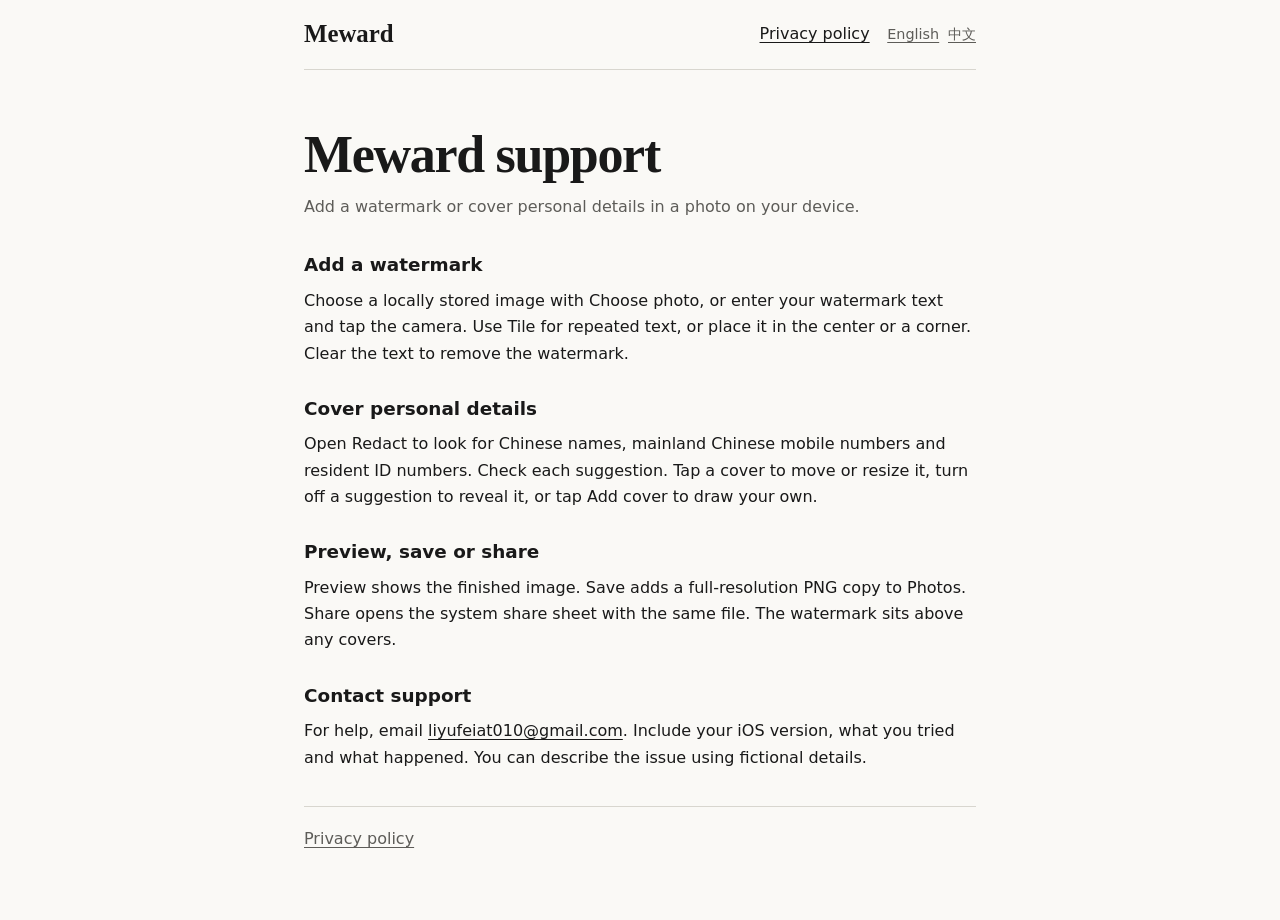
<file: website/index.html>
<!doctype html>
<html lang="en"><head><meta charset="utf-8"><meta name="viewport" content="width=device-width, initial-scale=1">
<title>Meward support · Meward</title><meta name="description" content="Add a watermark or cover personal details in a photo on your device."><link rel="stylesheet" href="./style.css"><script defer src="./language.js"></script></head><body>
<main id="english" data-language="en" data-title="Meward support · Meward" lang="en"><nav aria-label="Navigation"><a class="brand" href="./?lang=en">Meward</a><a href="privacy/?lang=en">Privacy policy</a><span class="languages"><a href="?lang=en#english" lang="en">English</a><a href="?lang=zh#chinese" lang="zh-Hans">中文</a></span></nav>
<header><h1>Meward support</h1><p>Add a watermark or cover personal details in a photo on your device.</p></header>
<section><h2>Add a watermark</h2><p>Choose a locally stored image with Choose photo, or enter your watermark text and tap the camera. Use Tile for repeated text, or place it in the center or a corner. Clear the text to remove the watermark.</p></section>
<section><h2>Cover personal details</h2><p>Open Redact to look for Chinese names, mainland Chinese mobile numbers and resident ID numbers. Check each suggestion. Tap a cover to move or resize it, turn off a suggestion to reveal it, or tap Add cover to draw your own.</p></section>
<section><h2>Preview, save or share</h2><p>Preview shows the finished image. Save adds a full-resolution PNG copy to Photos. Share opens the system share sheet with the same file. The watermark sits above any covers.</p></section>
<section><h2>Contact support</h2><p>For help, email <a href="mailto:liyufeiat010@gmail.com">liyufeiat010@gmail.com</a>. Include your iOS version, what you tried and what happened. You can describe the issue using fictional details.</p></section>
<footer><a href="privacy/?lang=en">Privacy policy</a></footer></main>
<main id="chinese" data-language="zh" data-title="Meward 使用支持 · Meward" lang="zh-Hans"><nav aria-label="导航"><a class="brand" href="./?lang=zh">Meward</a><a href="privacy/?lang=zh">隐私政策</a><span class="languages"><a href="?lang=en#english" lang="en">English</a><a href="?lang=zh#chinese" lang="zh-Hans">中文</a></span></nav>
<header><h1>Meward 使用支持</h1><p>在自己的设备上给照片加水印，或遮挡个人信息。</p></header>
<section><h2>添加水印</h2><p>点击 Choose photo 选择本机已有的照片，或先输入水印文字，再点相机拍照。Tile 会平铺水印，也可以选择居中或四个角的位置。清空文字即可移除水印。</p></section>
<section><h2>遮挡个人信息</h2><p>打开 Redact，可在本机识别疑似中文姓名、中国大陆手机号和居民身份证号。请逐项检查。点选遮挡框可以移动或缩放，关闭单项遮挡可以恢复显示。点 Add cover 可手动补画。</p></section>
<section><h2>预览、保存和分享</h2><p>Preview 显示最终效果。Save 将原图像素尺寸的 PNG 副本添加到相册，Share 使用同一份文件打开系统分享菜单。水印会显示在所有遮挡层上方。</p></section>
<section><h2>联系支持</h2><p>如需帮助，可邮件联系 <a href="mailto:liyufeiat010@gmail.com">liyufeiat010@gmail.com</a>，并说明 iOS 版本、操作步骤和遇到的问题。使用虚构资料描述问题即可。</p></section>
<footer><a href="privacy/?lang=zh">隐私政策</a></footer></main>
</body></html>
</file>
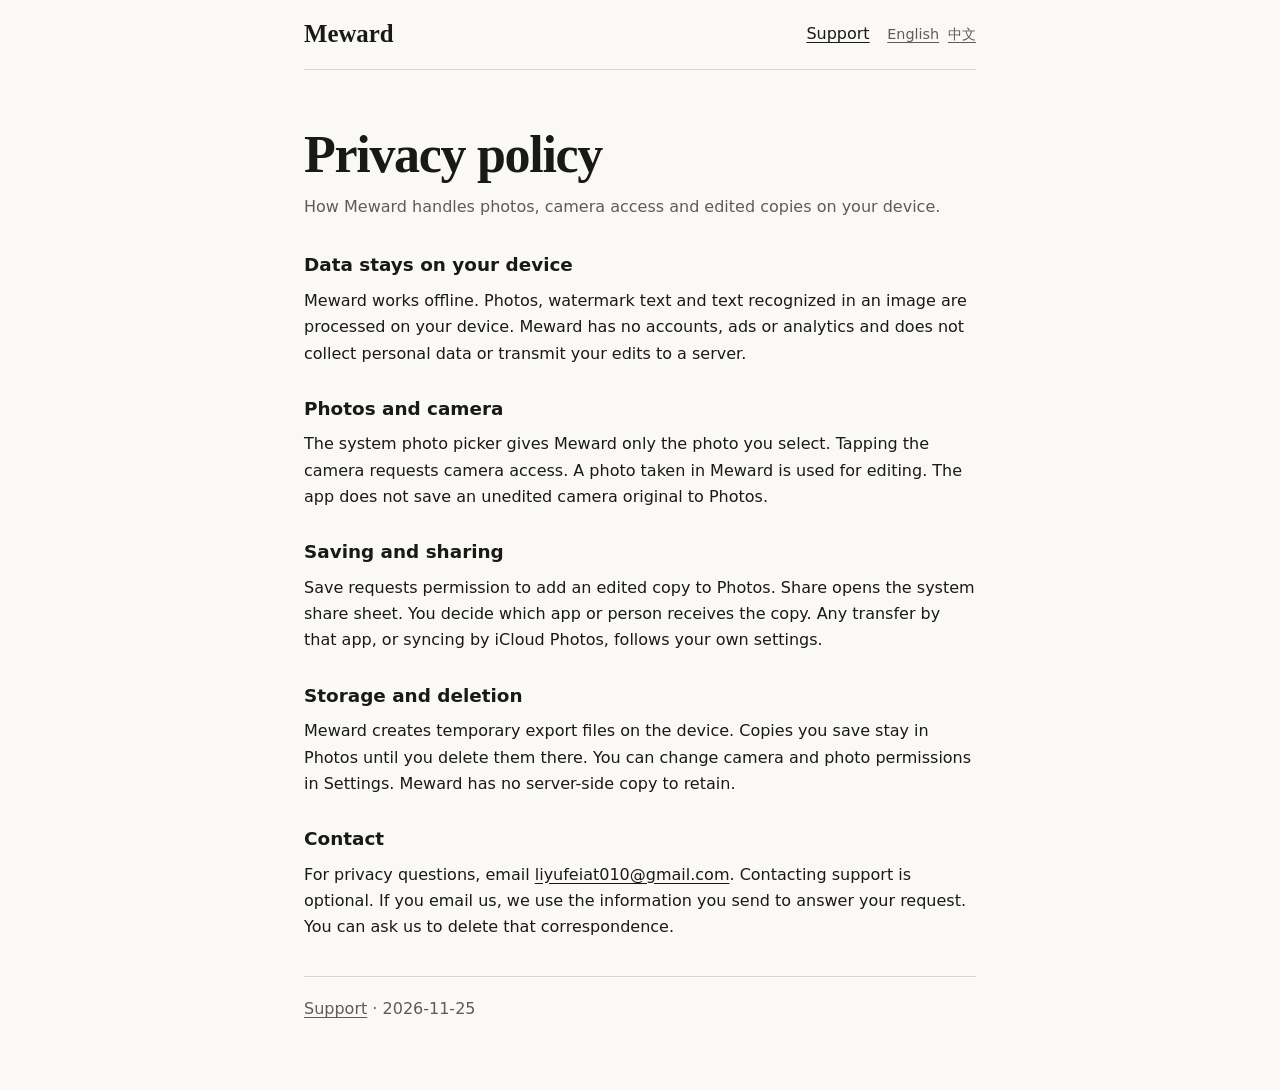
<file: website/privacy/index.html>
<!doctype html>
<html lang="en"><head><meta charset="utf-8"><meta name="viewport" content="width=device-width, initial-scale=1">
<title>Privacy policy · Meward</title><meta name="description" content="How Meward handles photos, camera access and edited copies on your device."><link rel="stylesheet" href="../style.css"><script defer src="../language.js"></script></head><body>
<main id="english" data-language="en" data-title="Privacy policy · Meward" lang="en"><nav aria-label="Navigation"><a class="brand" href="../?lang=en">Meward</a><a href="../?lang=en">Support</a><span class="languages"><a href="?lang=en#english" lang="en">English</a><a href="?lang=zh#chinese" lang="zh-Hans">中文</a></span></nav>
<header><h1>Privacy policy</h1><p>How Meward handles photos, camera access and edited copies on your device.</p></header>
<section><h2>Data stays on your device</h2><p>Meward works offline. Photos, watermark text and text recognized in an image are processed on your device. Meward has no accounts, ads or analytics and does not collect personal data or transmit your edits to a server.</p></section>
<section><h2>Photos and camera</h2><p>The system photo picker gives Meward only the photo you select. Tapping the camera requests camera access. A photo taken in Meward is used for editing. The app does not save an unedited camera original to Photos.</p></section>
<section><h2>Saving and sharing</h2><p>Save requests permission to add an edited copy to Photos. Share opens the system share sheet. You decide which app or person receives the copy. Any transfer by that app, or syncing by iCloud Photos, follows your own settings.</p></section>
<section><h2>Storage and deletion</h2><p>Meward creates temporary export files on the device. Copies you save stay in Photos until you delete them there. You can change camera and photo permissions in Settings. Meward has no server-side copy to retain.</p></section>
<section><h2>Contact</h2><p>For privacy questions, email <a href="mailto:liyufeiat010@gmail.com">liyufeiat010@gmail.com</a>. Contacting support is optional. If you email us, we use the information you send to answer your request. You can ask us to delete that correspondence.</p></section>
<footer><a href="../?lang=en">Support</a> <span>· 2026-11-25</span></footer></main>
<main id="chinese" data-language="zh" data-title="隐私政策 · Meward" lang="zh-Hans"><nav aria-label="导航"><a class="brand" href="../?lang=zh">Meward</a><a href="../?lang=zh">使用支持</a><span class="languages"><a href="?lang=en#english" lang="en">English</a><a href="?lang=zh#chinese" lang="zh-Hans">中文</a></span></nav>
<header><h1>隐私政策</h1><p>了解 Meward 如何在你的设备上处理照片、相机权限和编辑副本。</p></header>
<section><h2>数据在本机处理</h2><p>Meward 可以完全离线使用。照片、水印文字和从图片中识别出的文字都在你的设备上处理。Meward 无需注册，没有广告或行为统计，不收集个人数据，也不会将编辑内容发送到服务器。</p></section>
<section><h2>照片和相机</h2><p>系统选图器只会将你主动选择的照片交给 Meward。点击拍照时，App 才会申请相机权限。拍下的照片用于本次编辑，App 不会把未经处理的原片另存到相册。</p></section>
<section><h2>保存和分享</h2><p>点击保存时，Meward 会申请将编辑好的副本添加到相册。点击分享时会打开系统分享菜单，由你选择接收的 App 或联系人。接收方 App 的传输和 iCloud 照片同步取决于你自己的设置。</p></section>
<section><h2>存储和删除</h2><p>Meward 在设备上创建临时导出文件。你主动保存的副本会保留在相册，可以在相册中删除。你可以在系统设置中更改相机和照片权限。Meward 的服务器不留存照片副本。</p></section>
<section><h2>联系开发者</h2><p>如果有隐私问题，可自愿发送邮件至 <a href="mailto:liyufeiat010@gmail.com">liyufeiat010@gmail.com</a>。我们只使用你主动提供的信息来回复这次咨询；你可以要求删除相应邮件。</p></section>
<footer><a href="../?lang=zh">使用支持</a> <span>· 2026-11-25</span></footer></main>
</body></html>
</file>
<file: website/style.css>
:root { color-scheme: light dark; --page: #faf9f6; --ink: #191919; --muted: #5d5c58; --rule: #d8d6cf; }
@media (prefers-color-scheme: dark) {
  :root { --page: #111214; --ink: #f2f0e9; --muted: #bbb9b3; --rule: #383a3b; }
}
* { box-sizing: border-box; }
body { margin: 0; background: var(--page); color: var(--ink); font: 1rem/1.65 system-ui, -apple-system, sans-serif; }
main { max-width: 48rem; margin: auto; padding: 0 clamp(1.25rem, 5vw, 3rem) 3rem; }
nav { display: flex; align-items: center; flex-wrap: wrap; gap: .7rem 1.1rem; padding: 1.2rem 0; border-bottom: 1px solid var(--rule); }
a { color: inherit; text-underline-offset: .18em; }
.brand { margin-right: auto; font: 600 1.55rem/1.25 Georgia, serif; text-decoration: none; }
.languages { display: flex; gap: .55rem; font-size: .9rem; color: var(--muted); }
header { margin-block: 3.5rem 2rem; }
h1 { margin: 0; font: 600 clamp(2rem, 6vw, 3.25rem)/1.13 Georgia, serif; letter-spacing: -.025em; }
header p, footer { color: var(--muted); }
section { margin: 1.8rem 0; }
h2 { margin: 0 0 .3rem; font-size: 1.15rem; line-height: 1.45; }
p { margin: .55rem 0; }
footer { margin-top: 2.2rem; padding-block: 1.2rem; border-top: 1px solid var(--rule); }
a:focus-visible { outline: 2px solid currentColor; outline-offset: 3px; }
</file>
